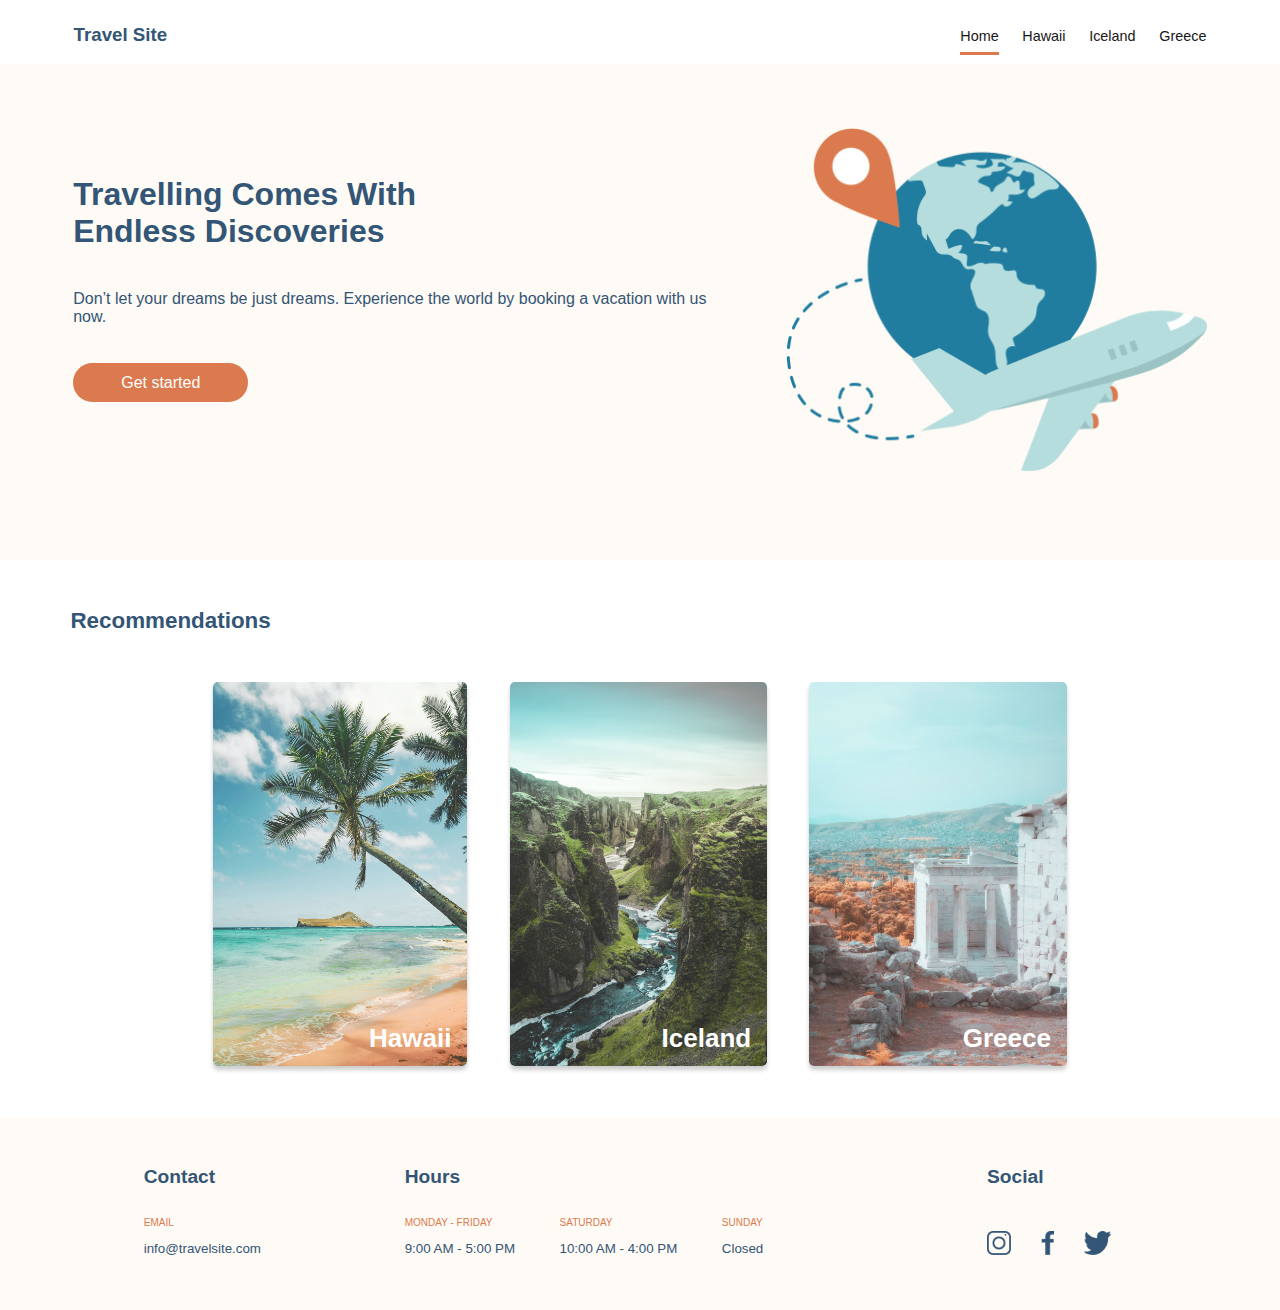
<file: index.html>
<!DOCTYPE html>
<html lang="en">

<head>
    <meta charset="UTF-8">
    <meta http-equiv="X-UA-Compatible" content="IE=edge">
    <meta name="viewport" content="width=device-width, initial-scale=1.0">
    <link rel="stylesheet" href="/css/global.css">
    <link rel="stylesheet" href="/css/main.css">
    <title>Travel Site</title>
</head>

<body>

    <nav class="navigation">
        <div class="navigation-left">
            <a href="/">
                <h3>Travel Site</h3>
            </a>
        </div>
        <div class="navigation-right">
            <ul class="navigation-unordered-list">
                <a href="/">
                    <li class="navigation-unordered-list__main">Home</li>
                </a>
                <a href="/pages/hawaii.html">
                    <li>Hawaii</li>
                </a>
                <a href="/pages/iceland.html">
                    <li>Iceland</li>
                </a>
                <a href="/pages/greece.html">
                    <li>Greece</li>
                </a>
            </ul>
        </div>
    </nav>
    <main class="main">
        <section class="main-hero-section">
            <div class="main-hero-section__left">
                <h1 class="main-hero-section__heading">Travelling Comes With
                    Endless Discoveries</h1>
                <p class="main-hero-section__paragraph">Don’t let your dreams be just dreams. Experience the world by
                    booking a
                    vacation with us now.</p>
                <a href="#" class="main-hero-section__button"> Get started</a>
            </div>
            <img src="/Assets/Images/hero.png" alt="hero image">
        </section>
        <div class="main-recomendations">
            <h1>Recommendations</h1>
            <div class="main-recomendations-section">
                <div class="main-recomendations-section__cards">
                    <div class="main-recomendations__hawaii">
                        <p>Hawaii</p>
                       <a href="/pages/hawaii.html"><img src="/Assets/Images/hawaii.jpg" alt="Hawaii image"></a> 
                    </div>
                </div>
                <div class="main-recomendations-section__cards">
                    <div class="main-recomendations__iceland">
                        <p>Iceland</p>
                        <a href="/pages/iceland.html"><img src="/Assets/Images/iceland.jpg" alt="Iceland image"></a>
                    </div>
                </div>
                <div class="main-recomendations-section__cards">
                    <div class="main-recomendations__greece">
                        <p>Greece</p>
                        <a href="/pages/greece.html"><img src="/Assets/Images/greece.jpg" alt="Greece image"></a>
                    </div>
                </div>
            </div>
        </div>
    </main>
    <footer class="footer">
        <section class="footer-containers">
            <p class="footer-containers__headings">Contact</p>
            <p class="footer-containers__info">EMAIL</p>
            <a href="mailto:info@travelsite.com" class="footer-containers-store__info">info@travelsite.com</a>
        </section>
        <section class="footer-hours__container">
            <p class="footer-containers__headings">Hours</p>
            <div>
                <div class="jj">
                    <p class="footer-containers__info">MONDAY - FRIDAY</p>
                    <p class="footer-containers-store__info">9:00 AM - 5:00 PM</p>
                </div>
                <div>
                    <p class="footer-containers__info">SATURDAY</p>
                    <p class="footer-containers-store__info">10:00 AM - 4:00 PM</p>
                </div>
                <div>
                    <p class="footer-containers__info">SUNDAY</p>
                    <p class="footer-containers-store__info">Closed</p>
                </div>

            </div>
        </section>
        <section class="footer-social__container">
            <p class="footer-containers__headings">Social</p>
            <section class="footer-social__container-icons">
                <a href="https://www.instagram.com"><img src="/Assets/Icons/icon-instagram.png"
                        alt="Instagram Icon"></a>
                <a href="https://www.facebook.com"><img src="/Assets/Icons/icon-facebook.png" alt="Facebook Icon"></a>
                <a href="https://www.twitter.com"><img src="/Assets/Icons/icon-twitter.png" alt="Twitter Icon"></a>
            </section>
        </section>
    </footer>
</body>

</html>
</file>
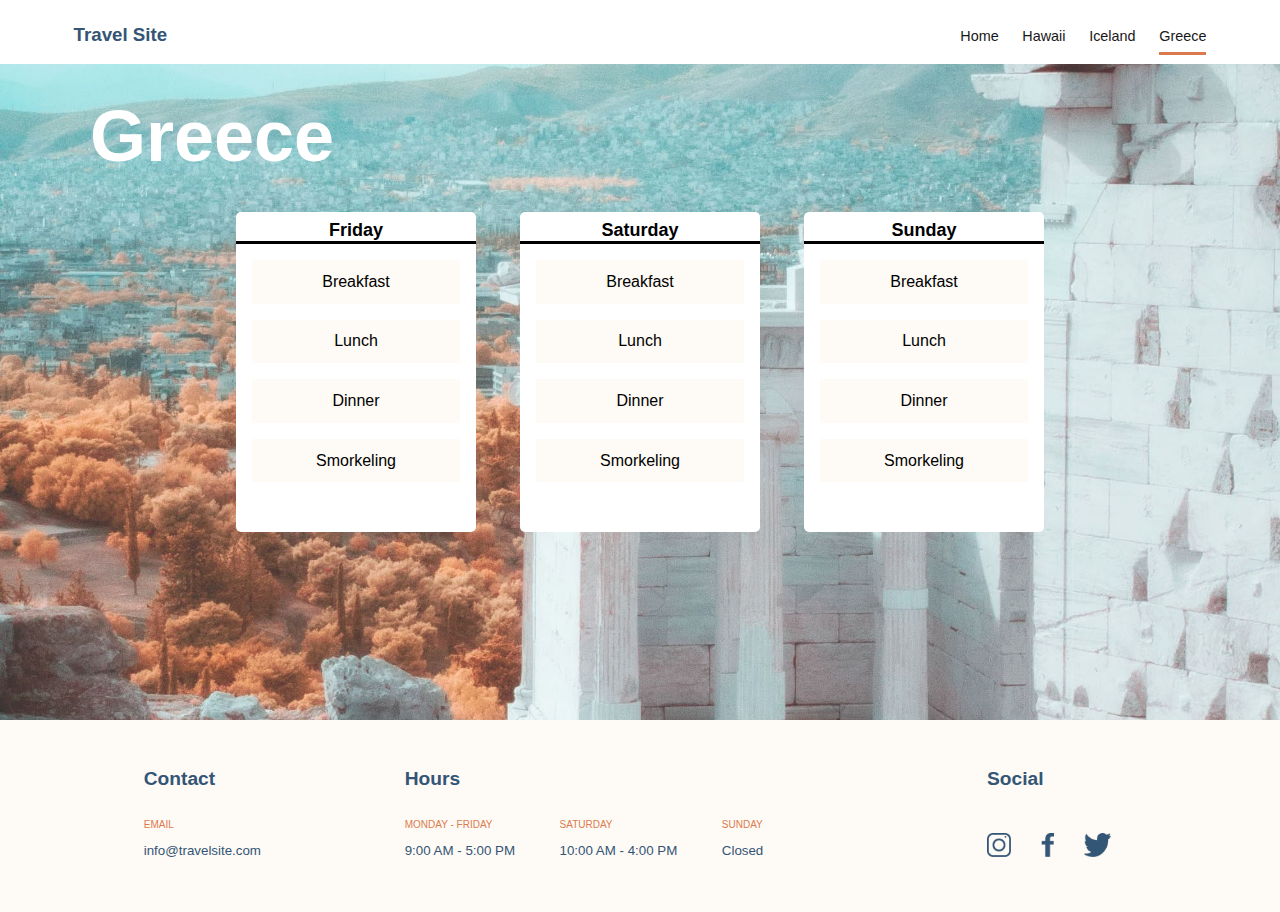
<file: pages/greece.html>
<!DOCTYPE html>
<html lang="en">
<head>
    <meta charset="UTF-8">
    <meta http-equiv="X-UA-Compatible" content="IE=edge">
    <meta name="viewport" content="width=device-width, initial-scale=1.0">
    <link rel="stylesheet" href="/css/global.css">
    <link rel="stylesheet" href="/css/destinations.css">
    <title>Travel Site - Greece</title>
</head>
<body>
    <nav class="navigation">
        <div class="navigation-left">
            <a href="/index.html">
                <h3>Travel Site</h3>
            </a>
        </div>
        <div class="navigation-right">
            <ul class="navigation-unordered-list">
                <a href="/index.html">
                    <li>Home</li>
                </a>
                <a href="/pages/hawaii.html">
                    <li>Hawaii</li>
                </a>
                <a href="/pages/iceland.html">
                    <li>Iceland</li>
                </a>
                <a href="/pages/greece.html">
                    <li class="navigation-unordered-list__main">Greece</li>
                </a>
            </ul>
        </div>
    </nav>
    <main class="greece-main">
        <section class="main-itinerary__card">
            <h1>Greece</h1>
            <div class="cards-continer">
                <ul class="cards-continer__list">
                    <li class="container-list-day">Friday</li>
                    <li class="container-list-day__activities">Breakfast</li>
                    <li class="container-list-day__activities">Lunch</li>
                    <li class="container-list-day__activities">Dinner</li>
                    <li class="container-list-day__activities">Smorkeling</li>
                </ul>
            </div>
            <div class="cards-continer">
                <ul class="cards-continer__list">
                    <li class="container-list-day">Saturday</li>
                    <li class="container-list-day__activities">Breakfast</li>
                    <li class="container-list-day__activities">Lunch</li>
                    <li class="container-list-day__activities">Dinner</li>
                    <li class="container-list-day__activities">Smorkeling</li>
                </ul>
            </div>
            <div class="cards-continer">
                <ul class="cards-continer__list">
                    <li class="container-list-day">Sunday</li>
                    <li class="container-list-day__activities">Breakfast</li>
                    <li class="container-list-day__activities">Lunch</li>
                    <li class="container-list-day__activities">Dinner</li>
                    <li class="container-list-day__activities">Smorkeling</li>
                </ul>
            </div>
        </section>
    </main>
    <footer class="footer">
        <section class="footer-containers">
            <p class="footer-containers__headings">Contact</p>
            <p class="footer-containers__info">EMAIL</p>
            <a href="mailto:info@travelsite.com" class="footer-containers-store__info">info@travelsite.com</a>
        </section>
        <section class="footer-hours__container">
            <p class="footer-containers__headings">Hours</p>
            <div>
                <div class="jj">
                    <p class="footer-containers__info">MONDAY - FRIDAY</p>
                    <p class="footer-containers-store__info">9:00 AM - 5:00 PM</p>
                </div>
                <div>
                    <p class="footer-containers__info">SATURDAY</p>
                    <p class="footer-containers-store__info">10:00 AM - 4:00 PM</p>
                </div>
                <div>
                    <p class="footer-containers__info">SUNDAY</p>
                    <p class="footer-containers-store__info">Closed</p>
                </div>
    
            </div>
        </section>
        <section class="footer-social__container">
            <p class="footer-containers__headings">Social</p>
            <section class="footer-social__container-icons">
                <a href="https://www.instagram.com"><img src="/Assets/Icons/icon-instagram.png" alt="Instagram Icon"></a>
                <a href="https://www.facebook.com"><img src="/Assets/Icons/icon-facebook.png" alt="Facebook Icon"></a>
                <a href="https://www.twitter.com"><img src="/Assets/Icons/icon-twitter.png" alt="Twitter Icon"></a>
            </section>
        </section>
    </footer>
</body>
</html>
</file>
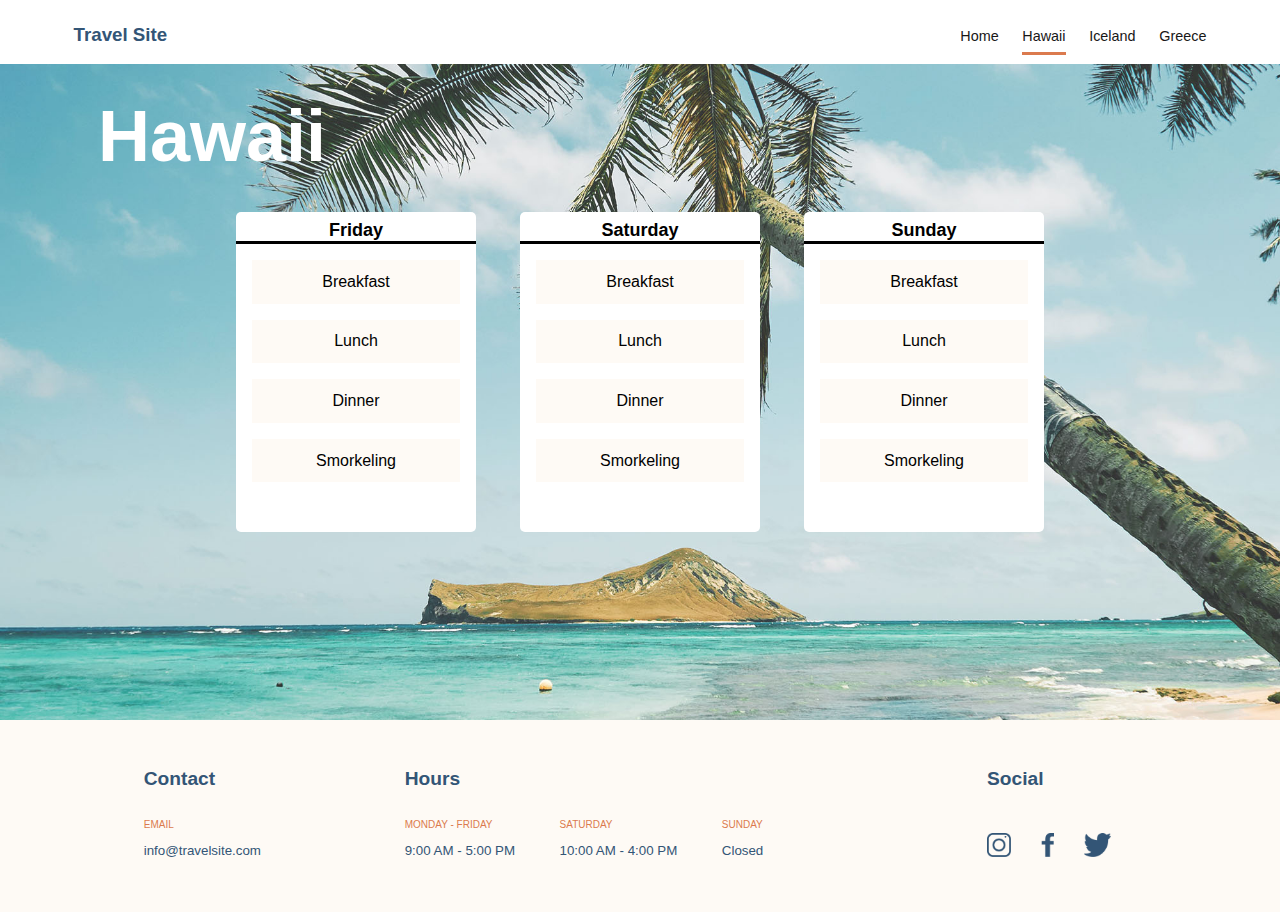
<file: pages/hawaii.html>
<!DOCTYPE html>
<html lang="en">

<head>
    <meta charset="UTF-8">
    <meta http-equiv="X-UA-Compatible" content="IE=edge">
    <meta name="viewport" content="width=device-width, initial-scale=1.0">
    <link rel="stylesheet" href="/css/global.css">
    <link rel="stylesheet" href="/css/destinations.css">
    <title>Travel Site - Hawaii</title>
</head>

<body>
    <nav class="navigation">
        <div class="navigation-left">
            <a href="/">
                <h3>Travel Site</h3>
            </a>
        </div>
        <div class="navigation-right">
            <ul class="navigation-unordered-list">
                <a href="/index.html">
                    <li>Home</li>
                </a>
                <a href="/pages/hawaii.html">
                    <li class="navigation-unordered-list__main">Hawaii</li>
                </a>
                <a href="/pages/iceland.html">
                    <li>Iceland</li>
                </a>
                <a href="/pages/greece.html">
                    <li>Greece</li>
                </a>
            </ul>
        </div>
    </nav>
    <main class="hawaii-main">
        <section class="main-itinerary__card">
            <h1>Hawaii</h1>
            <div class="cards-continer">
                <ul class="cards-continer__list">
                    <li class="container-list-day">Friday</li>
                    <li class="container-list-day__activities">Breakfast</li>
                    <li class="container-list-day__activities">Lunch</li>
                    <li class="container-list-day__activities">Dinner</li>
                    <li class="container-list-day__activities">Smorkeling</li>
                </ul>
            </div>
            <div class="cards-continer">
                <ul class="cards-continer__list">
                    <li class="container-list-day">Saturday</li>
                    <li class="container-list-day__activities">Breakfast</li>
                    <li class="container-list-day__activities">Lunch</li>
                    <li class="container-list-day__activities">Dinner</li>
                    <li class="container-list-day__activities">Smorkeling</li>
                </ul>
            </div>
            <div class="cards-continer">
                <ul class="cards-continer__list">
                    <li class="container-list-day">Sunday</li>
                    <li class="container-list-day__activities">Breakfast</li>
                    <li class="container-list-day__activities">Lunch</li>
                    <li class="container-list-day__activities">Dinner</li>
                    <li class="container-list-day__activities">Smorkeling</li>
                </ul>
            </div>
        </section>
    </main>
    <footer class="footer">
        <section class="footer-containers">
            <p class="footer-containers__headings">Contact</p>
            <p class="footer-containers__info">EMAIL</p>
            <a href="mailto:info@travelsite.com" class="footer-containers-store__info">info@travelsite.com</a>
        </section>
        <section class="footer-hours__container">
            <p class="footer-containers__headings">Hours</p>
            <div>
                <div class="jj">
                    <p class="footer-containers__info">MONDAY - FRIDAY</p>
                    <p class="footer-containers-store__info">9:00 AM - 5:00 PM</p>
                </div>
                <div>
                    <p class="footer-containers__info">SATURDAY</p>
                    <p class="footer-containers-store__info">10:00 AM - 4:00 PM</p>
                </div>
                <div>
                    <p class="footer-containers__info">SUNDAY</p>
                    <p class="footer-containers-store__info">Closed</p>
                </div>

            </div>
        </section>
        <section class="footer-social__container">
            <p class="footer-containers__headings">Social</p>
            <section class="footer-social__container-icons">
                <a href="https://www.instagram.com"><img src="/Assets/Icons/icon-instagram.png"
                        alt="Instagram Icon"></a>
                <a href="https://www.facebook.com"><img src="/Assets/Icons/icon-facebook.png" alt="Facebook Icon"></a>
                <a href="https://www.twitter.com"><img src="/Assets/Icons/icon-twitter.png" alt="Twitter Icon"></a>
            </section>
        </section>
    </footer>
</body>

</html>
</file>
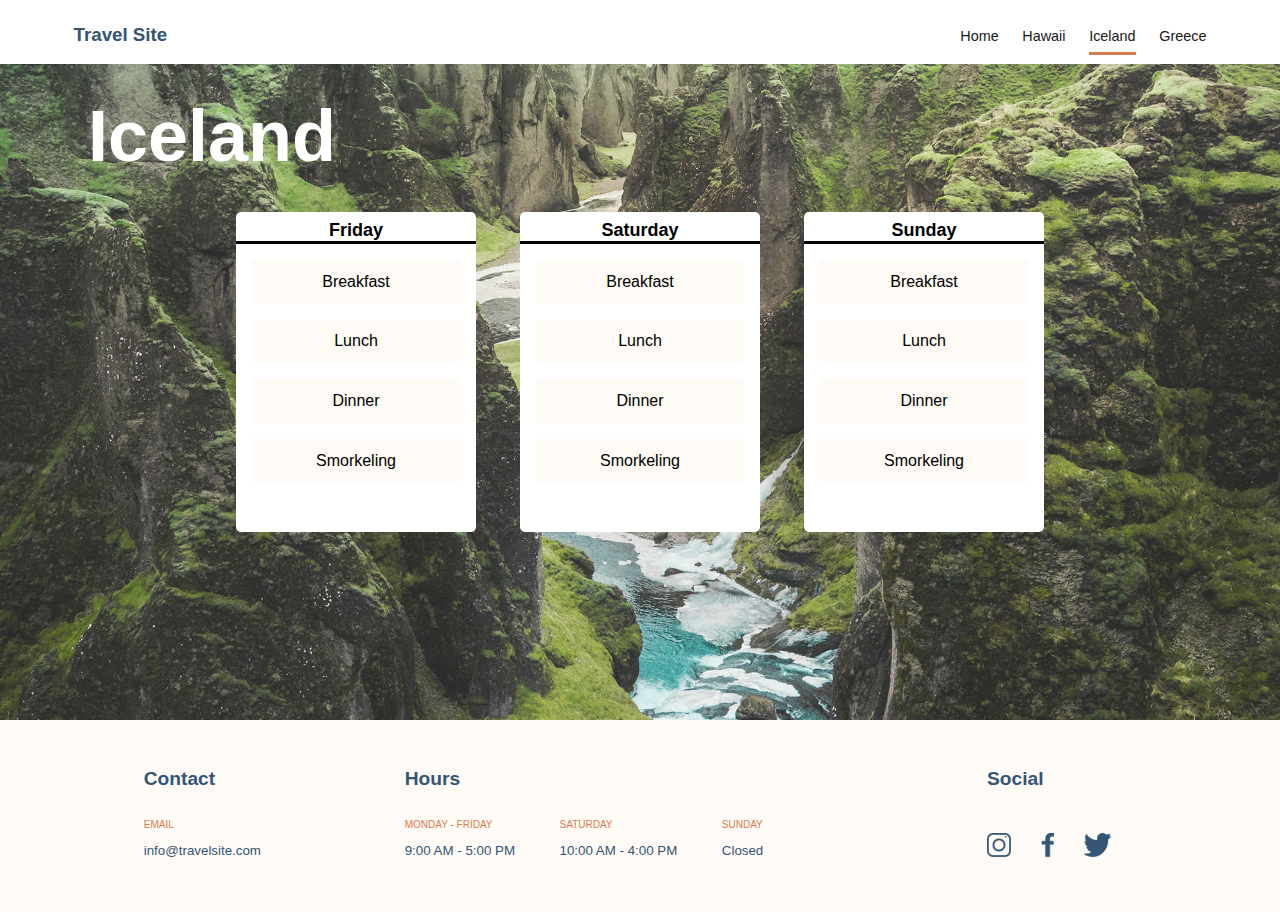
<file: pages/iceland.html>
<!DOCTYPE html>
<html lang="en">

<head>
    <meta charset="UTF-8">
    <meta http-equiv="X-UA-Compatible" content="IE=edge">
    <meta name="viewport" content="width=device-width, initial-scale=1.0">
    <link rel="stylesheet" href="/css/global.css">
    <link rel="stylesheet" href="/css/destinations.css">
    <title>Travel Site - Iceland</title>
</head>

<body>
    <nav class="navigation">
        <div class="navigation-left">
            <a href="/index.html">
                <h3>Travel Site</h3>
            </a>
        </div>
        <div class="navigation-right">
            <ul class="navigation-unordered-list">
                <a href="/index.html">
                    <li>Home</li>
                </a>
                <a href="/pages/hawaii.html">
                    <li>Hawaii</li>
                </a>
                <a href="/pages/iceland.html">
                    <li class="navigation-unordered-list__main">Iceland</li>
                </a>
                <a href="/pages/greece.html">
                    <li>Greece</li>
                </a>
            </ul>
        </div>
    </nav>
    <main class="iceland-main"><section class="main-itinerary__card">
        <h1>Iceland</h1>
        <div class="cards-continer">
            <ul class="cards-continer__list">
                <li class="container-list-day">Friday</li>
                <li class="container-list-day__activities">Breakfast</li>
                <li class="container-list-day__activities">Lunch</li>
                <li class="container-list-day__activities">Dinner</li>
                <li class="container-list-day__activities">Smorkeling</li>
            </ul>
        </div>
        <div class="cards-continer">
            <ul class="cards-continer__list">
                <li class="container-list-day">Saturday</li>
                <li class="container-list-day__activities">Breakfast</li>
                <li class="container-list-day__activities">Lunch</li>
                <li class="container-list-day__activities">Dinner</li>
                <li class="container-list-day__activities">Smorkeling</li>
            </ul>
        </div>
        <div class="cards-continer">
            <ul class="cards-continer__list">
                <li class="container-list-day">Sunday</li>
                <li class="container-list-day__activities">Breakfast</li>
                <li class="container-list-day__activities">Lunch</li>
                <li class="container-list-day__activities">Dinner</li>
                <li class="container-list-day__activities">Smorkeling</li>
            </ul>
        </div>
    </section></main>
    <footer class="footer">
        <section class="footer-containers">
            <p class="footer-containers__headings">Contact</p>
            <p class="footer-containers__info">EMAIL</p>
            <a href="mailto:info@travelsite.com" class="footer-containers-store__info">info@travelsite.com</a>
        </section>
        <section class="footer-hours__container">
            <p class="footer-containers__headings">Hours</p>
            <div>
                <div class="jj">
                    <p class="footer-containers__info">MONDAY - FRIDAY</p>
                    <p class="footer-containers-store__info">9:00 AM - 5:00 PM</p>
                </div>
                <div>
                    <p class="footer-containers__info">SATURDAY</p>
                    <p class="footer-containers-store__info">10:00 AM - 4:00 PM</p>
                </div>
                <div>
                    <p class="footer-containers__info">SUNDAY</p>
                    <p class="footer-containers-store__info">Closed</p>
                </div>

            </div>
        </section>
        <section class="footer-social__container">
            <p class="footer-containers__headings">Social</p>
            <section class="footer-social__container-icons">
                <a href="https://www.instagram.com"><img src="/Assets/Icons/icon-instagram.png"
                        alt="Instagram Icon"></a>
                <a href="https://www.facebook.com"><img src="/Assets/Icons/icon-facebook.png" alt="Facebook Icon"></a>
                <a href="https://www.twitter.com"><img src="/Assets/Icons/icon-twitter.png" alt="Twitter Icon"></a>
            </section>
        </section>
    </footer>
</body>

</html>
</file>
<file: css/global.css>
*{
    margin: 0;
    padding: 0;
    font-family: Verdana, Geneva, Tahoma, sans-serif;
}
/* Navigation Bar Starts here */
.navigation{
    display: flex;
    justify-content: space-between;
    align-items: baseline;
    background-color: #FFFFFF;
    width: 100%;
    height: 1rem;
    padding: 1.5rem 0;
    position: fixed;
}
.navigation-left{
    margin: 0 5.9rem;
}
.navigation-right{
    /* margin-top: .8rem; */
    margin-right: 4rem;
}
.navigation h3{
    color: #335576;
    margin-left: -1.3rem;
}
.navigation a{
    text-decoration:none;
}
.navigation-unordered-list{
    display: inline-block;
    list-style-type: none;
}
.navigation-right li:hover{
    text-decoration: none;
    color: #DB7A4E;
    border-bottom: #DB7A4E .2rem solid;
    padding-bottom: .5rem;
}
.navigation-unordered-list li{
    display: inline-block;
    font-size: .9rem;
    font-weight: 200;
    color: #181717;
    margin: 0 0.6rem;
}

.navigation-unordered-list__main{
    border-bottom: #DB7A4E .2rem solid;
    padding-bottom: .5rem;

}
/* Navigation Bar Ends here */
/* Footer Starts here */
.footer{
    background-color: #FEFAF5;
    height: 12rem;
    display: flex;
    justify-content: space-evenly;
    align-items: baseline;
}
.footer-containers{
    display: flex;
    flex-direction: column;
    align-items: flex-start;
    padding-top: 2rem;
}
.footer-containers-store__info{
    text-decoration: none;
    color: #335576;
    font-size: smaller;
}
.footer-containers__headings{
    color: #335576;
    font-size: larger;
    font-weight: 600;
    margin: 1rem 0;
}
.footer-containers__info{
    color: #DB7A4E;
    font-size:x-small;
    font-weight: 100;
    padding: 0.8rem 0;
}

.footer-social__container-icons img{
    height: 1.5rem;
    padding-top: 1.7rem;
    margin-right: 1.6rem;
}
.footer-hours__container div{
    display: inline-block;
    margin-right: 2.5rem;
}
/* Footer Ends here */
</file>
<file: css/main.css>
/* Hero Section Starts Here */
.main-hero-section{
    background-color: #FEFAF5;
    height: 35rem;
    display: flex;
    justify-content: space-evenly;
    align-items: center;
}
.main-hero-section__left{
    width: 50%;
}
.main-hero-section__heading{
    color: #335576;
    font-size: 2rem;
    padding: 0.5rem 0;
    width: 70%;
}
.main-hero-section__paragraph{
    color: #335576;
    font-weight: 200;
    padding: 2rem 0;
    margin-bottom: 1rem;
}
.main-hero-section__button{
    text-decoration: none;
    background-color: #DB7A4E;
    color: white;
    font-weight: 100;
    border-radius: 4rem;
    padding: 0.7rem 3rem;
}
.main-hero-section__button:hover{
    background-color: #DB7A4E;
    color: white;
    opacity: 0.8;
}
.main-hero-section img{
    height: 22rem;
    margin-top: 2rem;
}
/* Hero Section Ends Here */
/* Recommendations Section Starts Here */
.main-recomendations h1{
    color: #335576;
    font-size: 1.4rem;
    margin: 3rem 4.4rem;
}
.main-recomendations-section{
    color: #335576;
    display: flex;
    flex-direction: row;
    justify-content: space-around;
    margin: 3rem 12rem;
}
/* .main-recomendations-section__cards{ */
    /* border: 1px solid rgba(0, 0, 0, 0.2); */
    /* box-shadow: 0 4px 4px rgba(0, 0, 0,0.2); */
    /* border-radius: 5px; */
    /* margin: 1.2rem; */
    /* overflow::auto; */
    /* width: 15.7rem; */
/* } */
.main-recomendations-section__cards{
    position:relative;
}
.main-recomendations-section__cards:hover{
    opacity: 20%;
}
.main-recomendations-section__cards p{
    color: white;
    font-weight: 600;
    font-size: 26px;
    bottom: 1rem;
    right: 1rem;
    position: absolute;
    z-index: 1;
}
.main-recomendations__hawaii img{
    height: 24rem;
    width: 15.9rem;
    box-shadow: 0 4px 4px rgba(0, 0, 0,0.2);
    border-radius: 5px;
    border: 1px solid black rgba(0, 0, 0, 0.2);
}
.main-recomendations__iceland img{
    height: 24rem;
    width: 16.1rem;
    box-shadow: 0 4px 4px rgba(0, 0, 0,0.2);
    border-radius: 5px;
    border: 1px solid black rgba(0, 0, 0, 0.2);
}
.main-recomendations__greece img{
    height: 24rem;
    width: 16.1rem;
    box-shadow: 0 4px 4px rgba(0, 0, 0,0.2);
    border-radius: 5px;
    border: 1px solid black rgba(0, 0, 0, 0.2);
}
/* Recommendations Section Ends Here */
</file>
<file: css/destinations.css>
.iceland-main{
    background-image: url(/Assets/Images/iceland.jpg);
    height: 45rem;
    background-position: center;
    background-size: cover;
}
.greece-main{
    background-image: url(/Assets/Images/greece.jpg);
    height: 45rem;
    background-position: center;
    background-size: cover;
}

.hawaii-main{
    background-image: url(/Assets/Images/hawaii.jpg);
    height: 45rem;
    background-position: center;
    background-size: cover;
}
.main-itinerary__card h1{
    font-size: 4.5rem;
    font-weight: 700;
    color: white;
    margin-bottom: 40rem; 
    margin-right: 53.5rem; 
    position: absolute;
}

/* end of main */
/* cards */
.main-itinerary__card{
    display: flex;
    justify-content: space-evenly;
    align-items:center;
    height: 37rem;
    /* padding-top: 10rem; */
    padding: 10rem 6rem;
    /* margin-left: -45rem; */
    margin: 0 -20rem;
}
.cards-continer{
    margin: 0 -26rem;
    position: relative;
}
.cards-continer__list{
    background-color: white;
    width: 15rem;
    height: 20rem;
    list-style-type: none;
    text-align: center;
    border-radius: 5px;
    margin-bottom: 10.5rem;
}

.container-list-day__activities{
    padding: 0.8rem 0.5rem;
    background-color: #fefaf5;
    margin: 1rem 1rem;
    width: 80%;
}
.container-list-day{
    border-bottom: 0.2rem solid black;
    font-weight: 900;
    font-size: large;
    padding-top: 0.5rem;
    margin: auto;
}
</file>
